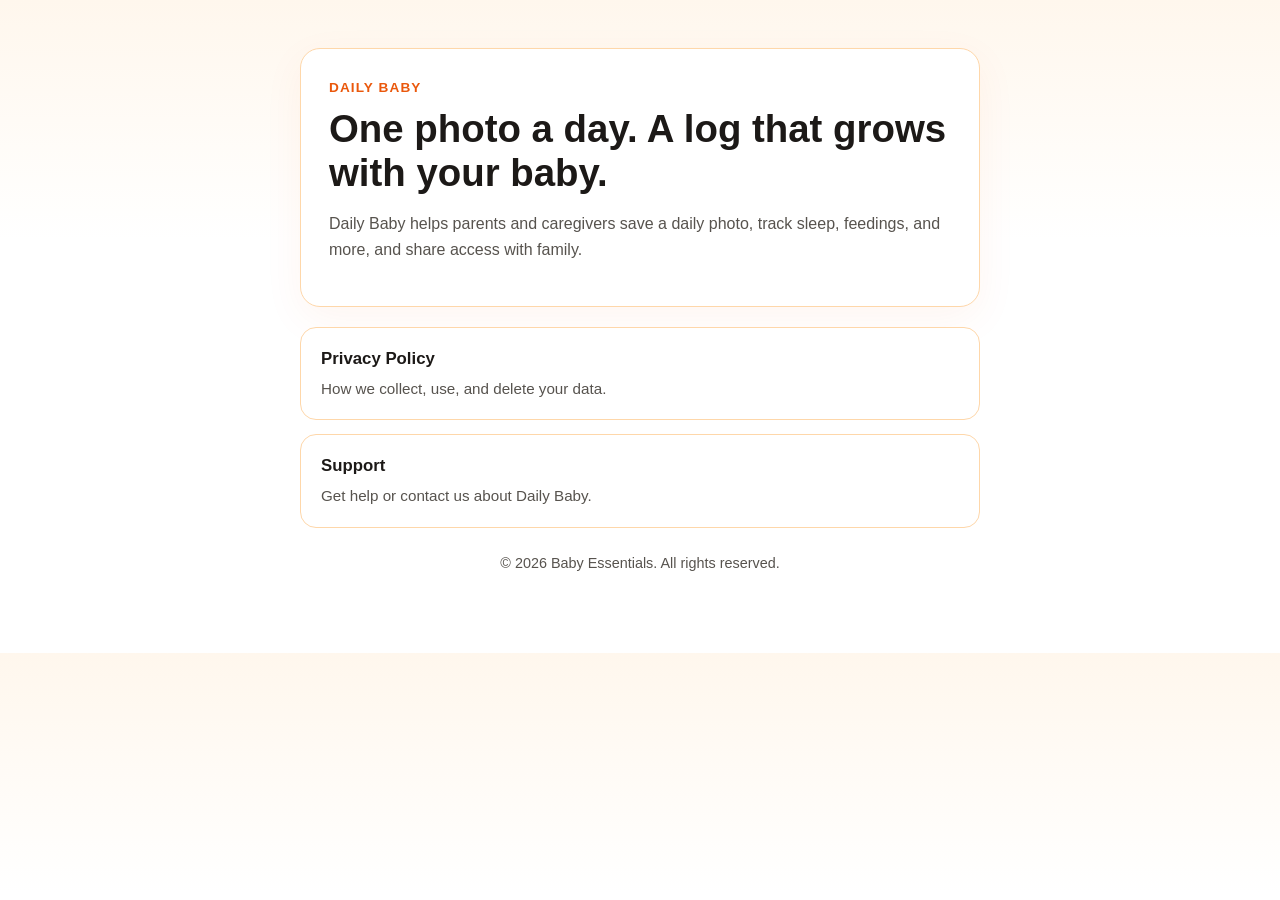
<file: docs/index.html>
<!DOCTYPE html>
<html lang="en">
  <head>
    <meta charset="utf-8" />
    <meta name="viewport" content="width=device-width, initial-scale=1" />
    <title>Daily Baby</title>
    <link rel="stylesheet" href="styles.css" />
  </head>
  <body>
    <main class="page">
      <header class="hero">
        <p class="kicker">Daily Baby</p>
        <h1>One photo a day. A log that grows with your baby.</h1>
        <p class="lede">
          Daily Baby helps parents and caregivers save a daily photo, track sleep, feedings, and more, and
          share access with family.
        </p>
      </header>

      <nav class="links" aria-label="Legal and support">
        <a class="card" href="privacy.html">
          <strong>Privacy Policy</strong>
          <span>How we collect, use, and delete your data.</span>
        </a>
        <a class="card" href="support.html">
          <strong>Support</strong>
          <span>Get help or contact us about Daily Baby.</span>
        </a>
      </nav>

      <footer class="footer">
        <p>&copy; <span id="year"></span> Baby Essentials. All rights reserved.</p>
      </footer>
    </main>
    <script>
      document.getElementById('year').textContent = new Date().getFullYear();
    </script>
  </body>
</html>
</file>
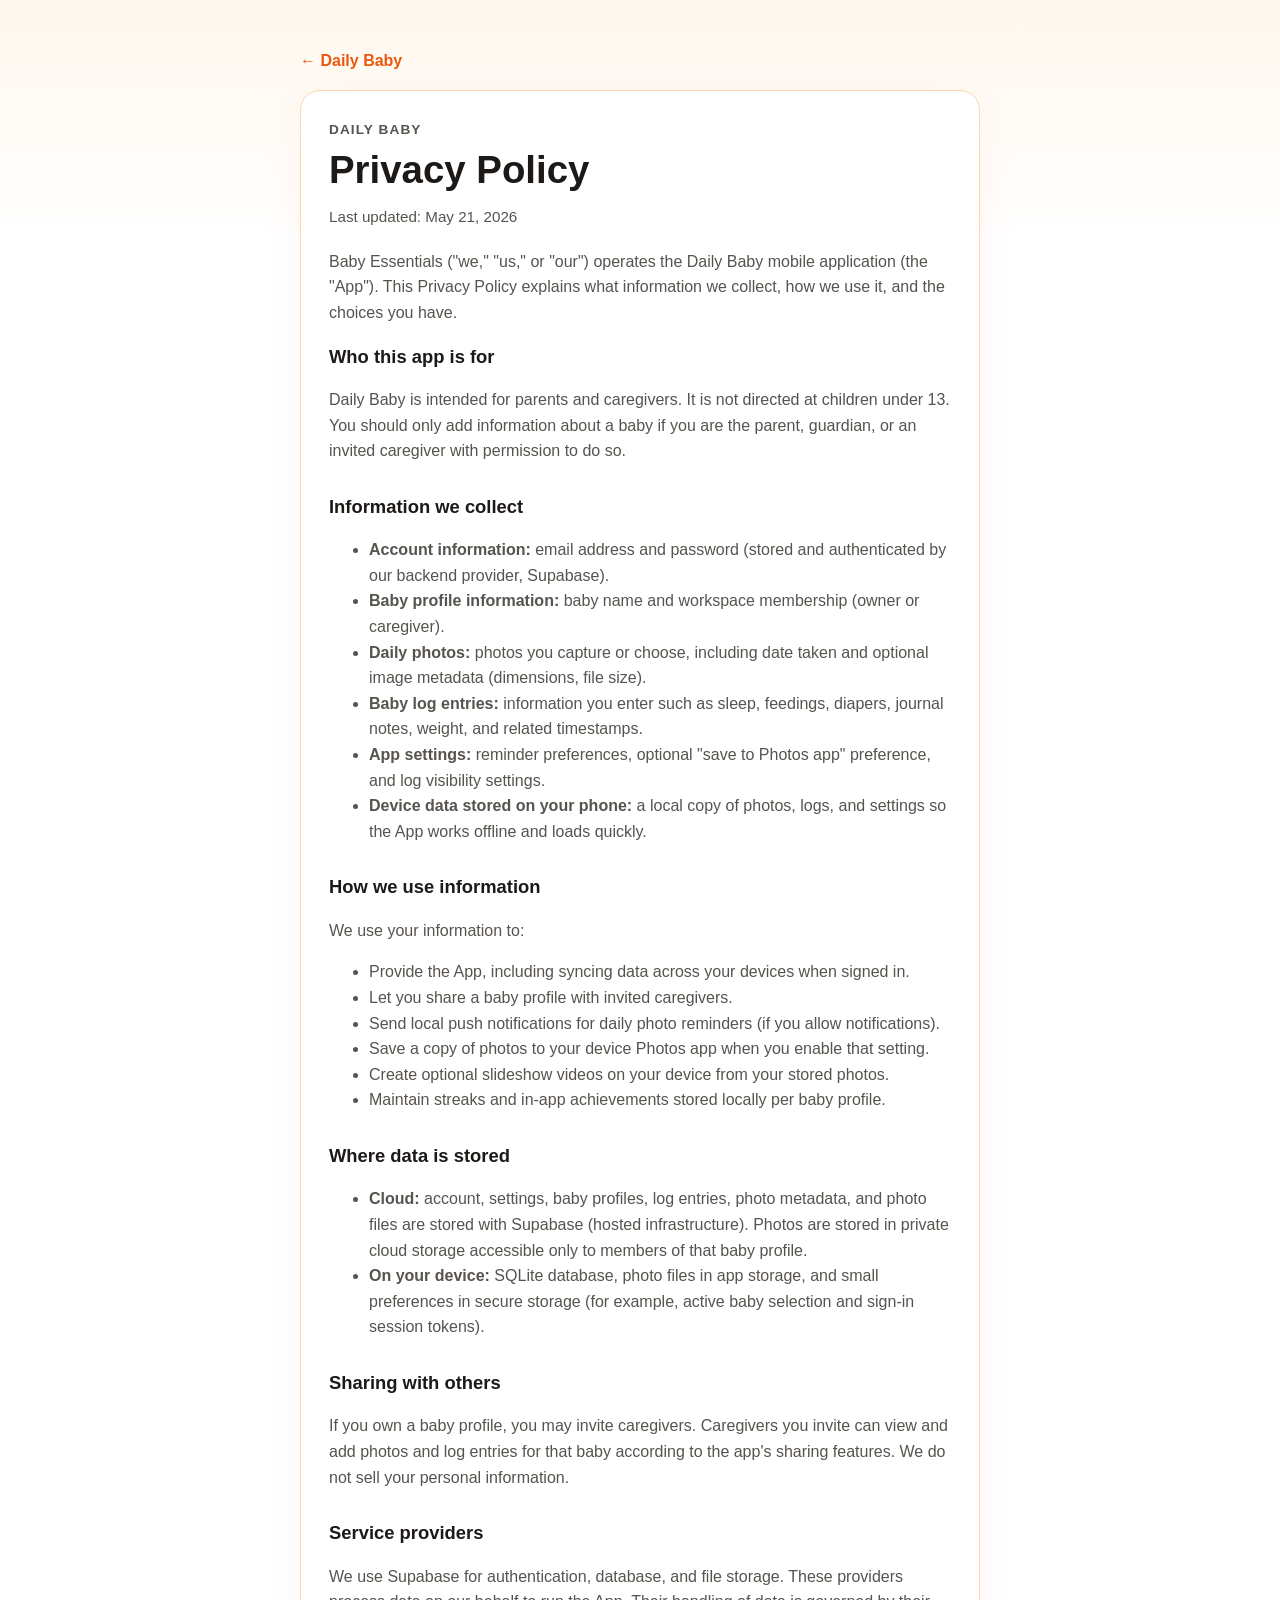
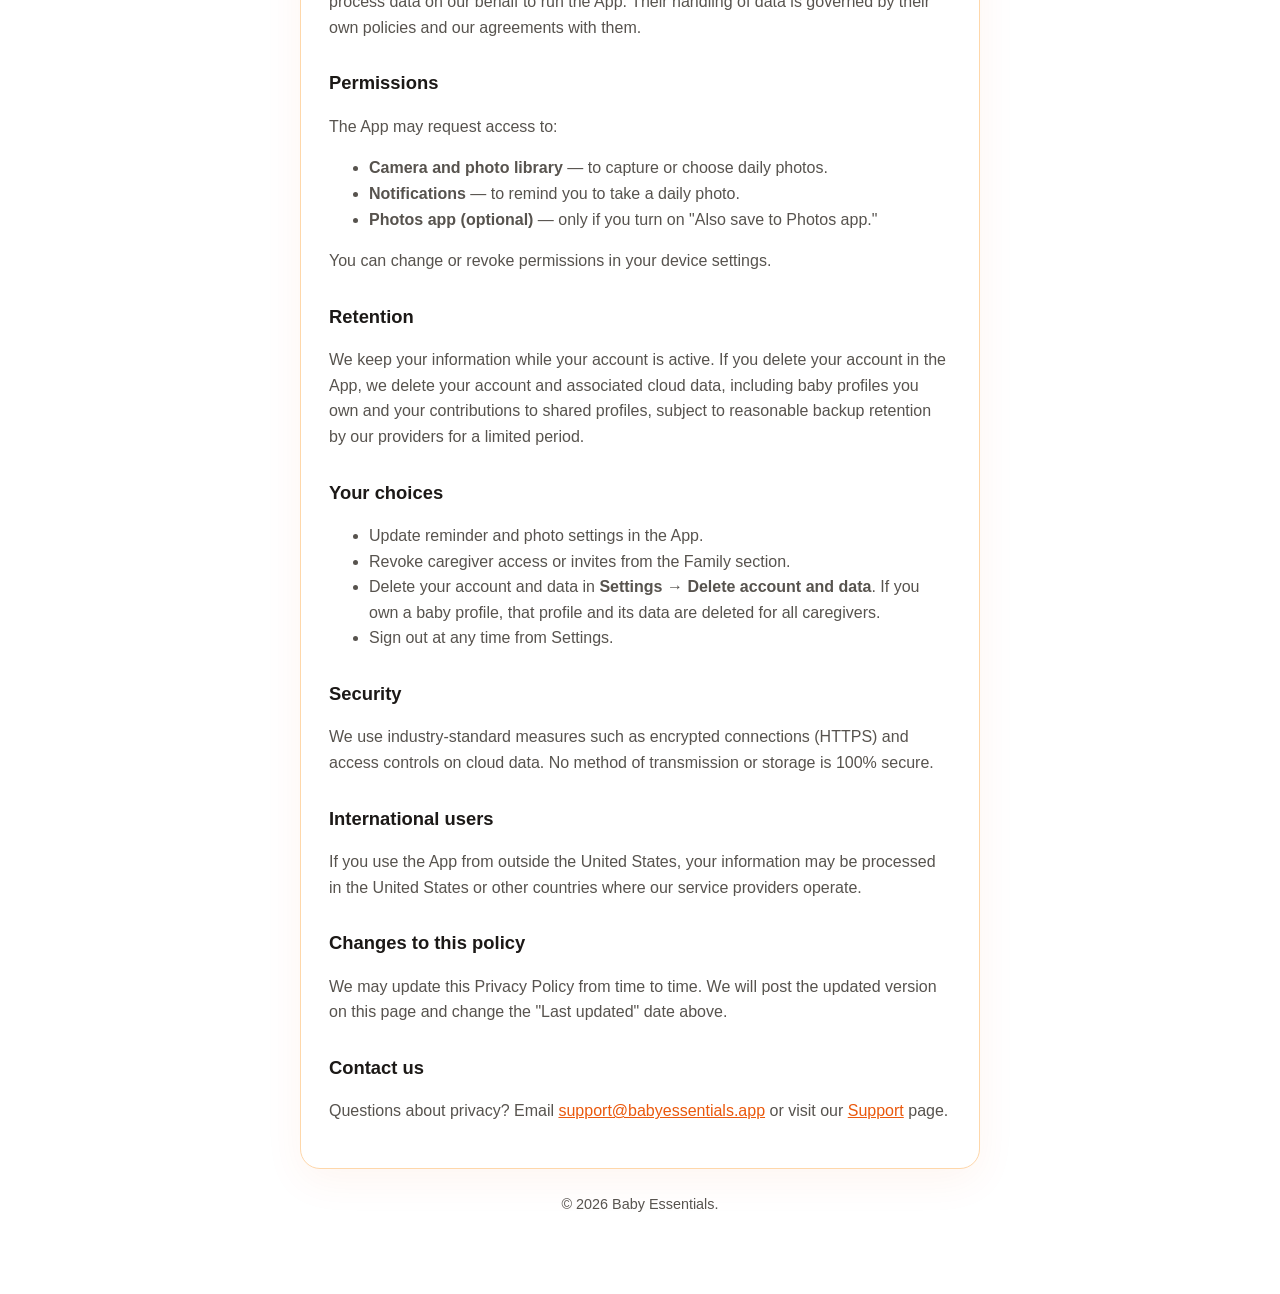
<file: docs/privacy.html>
<!DOCTYPE html>
<html lang="en">
  <head>
    <meta charset="utf-8" />
    <meta name="viewport" content="width=device-width, initial-scale=1" />
    <title>Privacy Policy — Daily Baby</title>
    <link rel="stylesheet" href="styles.css" />
  </head>
  <body>
    <main class="page">
      <a class="back" href="index.html">&larr; Daily Baby</a>

      <article class="article">
        <p class="kicker">Daily Baby</p>
        <h1>Privacy Policy</h1>
        <p class="meta">Last updated: May 21, 2026</p>

        <p>
          Baby Essentials ("we," "us," or "our") operates the Daily Baby mobile application (the "App"). This
          Privacy Policy explains what information we collect, how we use it, and the choices you have.
        </p>

        <h2>Who this app is for</h2>
        <p>
          Daily Baby is intended for parents and caregivers. It is not directed at children under 13. You
          should only add information about a baby if you are the parent, guardian, or an invited caregiver
          with permission to do so.
        </p>

        <h2>Information we collect</h2>
        <ul>
          <li>
            <strong>Account information:</strong> email address and password (stored and authenticated by our
            backend provider, Supabase).
          </li>
          <li>
            <strong>Baby profile information:</strong> baby name and workspace membership (owner or caregiver).
          </li>
          <li>
            <strong>Daily photos:</strong> photos you capture or choose, including date taken and optional
            image metadata (dimensions, file size).
          </li>
          <li>
            <strong>Baby log entries:</strong> information you enter such as sleep, feedings, diapers,
            journal notes, weight, and related timestamps.
          </li>
          <li>
            <strong>App settings:</strong> reminder preferences, optional "save to Photos app" preference, and
            log visibility settings.
          </li>
          <li>
            <strong>Device data stored on your phone:</strong> a local copy of photos, logs, and settings so
            the App works offline and loads quickly.
          </li>
        </ul>

        <h2>How we use information</h2>
        <p>We use your information to:</p>
        <ul>
          <li>Provide the App, including syncing data across your devices when signed in.</li>
          <li>Let you share a baby profile with invited caregivers.</li>
          <li>Send local push notifications for daily photo reminders (if you allow notifications).</li>
          <li>Save a copy of photos to your device Photos app when you enable that setting.</li>
          <li>Create optional slideshow videos on your device from your stored photos.</li>
          <li>Maintain streaks and in-app achievements stored locally per baby profile.</li>
        </ul>

        <h2>Where data is stored</h2>
        <ul>
          <li>
            <strong>Cloud:</strong> account, settings, baby profiles, log entries, photo metadata, and photo
            files are stored with Supabase (hosted infrastructure). Photos are stored in private cloud storage
            accessible only to members of that baby profile.
          </li>
          <li>
            <strong>On your device:</strong> SQLite database, photo files in app storage, and small preferences
            in secure storage (for example, active baby selection and sign-in session tokens).
          </li>
        </ul>

        <h2>Sharing with others</h2>
        <p>
          If you own a baby profile, you may invite caregivers. Caregivers you invite can view and add photos
          and log entries for that baby according to the app's sharing features. We do not sell your personal
          information.
        </p>

        <h2>Service providers</h2>
        <p>
          We use Supabase for authentication, database, and file storage. These providers process data on our
          behalf to run the App. Their handling of data is governed by their own policies and our agreements
          with them.
        </p>

        <h2>Permissions</h2>
        <p>The App may request access to:</p>
        <ul>
          <li><strong>Camera and photo library</strong> — to capture or choose daily photos.</li>
          <li><strong>Notifications</strong> — to remind you to take a daily photo.</li>
          <li><strong>Photos app (optional)</strong> — only if you turn on "Also save to Photos app."</li>
        </ul>
        <p>You can change or revoke permissions in your device settings.</p>

        <h2>Retention</h2>
        <p>
          We keep your information while your account is active. If you delete your account in the App, we
          delete your account and associated cloud data, including baby profiles you own and your contributions
          to shared profiles, subject to reasonable backup retention by our providers for a limited period.
        </p>

        <h2>Your choices</h2>
        <ul>
          <li>Update reminder and photo settings in the App.</li>
          <li>Revoke caregiver access or invites from the Family section.</li>
          <li>
            Delete your account and data in <strong>Settings &rarr; Delete account and data</strong>. If you
            own a baby profile, that profile and its data are deleted for all caregivers.
          </li>
          <li>Sign out at any time from Settings.</li>
        </ul>

        <h2>Security</h2>
        <p>
          We use industry-standard measures such as encrypted connections (HTTPS) and access controls on cloud
          data. No method of transmission or storage is 100% secure.
        </p>

        <h2>International users</h2>
        <p>
          If you use the App from outside the United States, your information may be processed in the United
          States or other countries where our service providers operate.
        </p>

        <h2>Changes to this policy</h2>
        <p>
          We may update this Privacy Policy from time to time. We will post the updated version on this page
          and change the "Last updated" date above.
        </p>

        <h2>Contact us</h2>
        <p>
          Questions about privacy? Email
          <a href="mailto:support@babyessentials.app">support@babyessentials.app</a> or visit our
          <a href="support.html">Support</a> page.
        </p>
      </article>

      <footer class="footer">
        <p>&copy; <span id="year"></span> Baby Essentials.</p>
      </footer>
    </main>
    <script>
      document.getElementById('year').textContent = new Date().getFullYear();
    </script>
  </body>
</html>
</file>
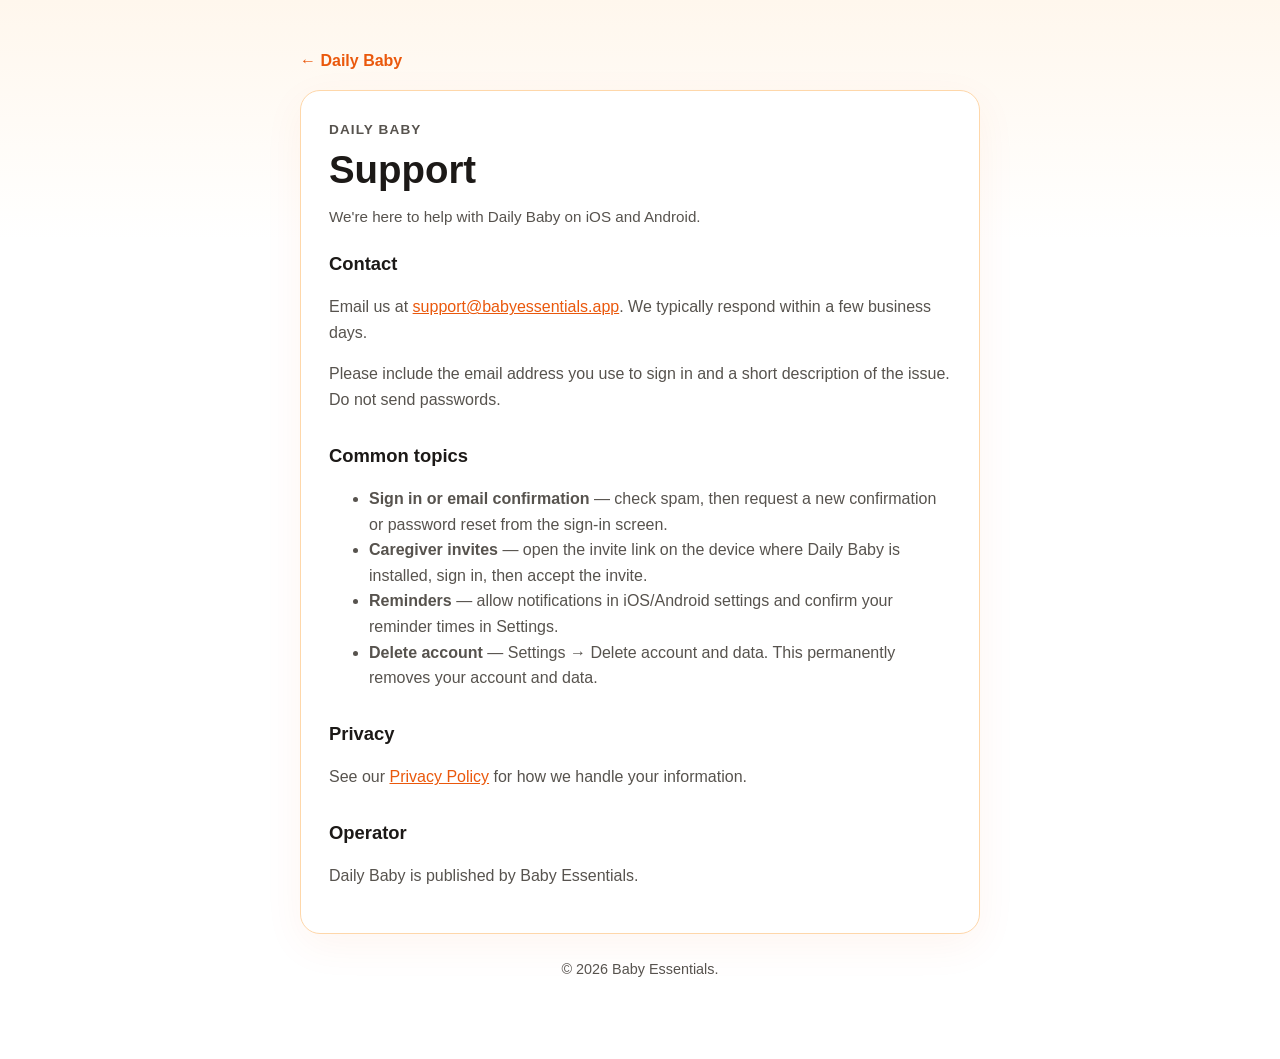
<file: docs/support.html>
<!DOCTYPE html>
<html lang="en">
  <head>
    <meta charset="utf-8" />
    <meta name="viewport" content="width=device-width, initial-scale=1" />
    <title>Support — Daily Baby</title>
    <link rel="stylesheet" href="styles.css" />
  </head>
  <body>
    <main class="page">
      <a class="back" href="index.html">&larr; Daily Baby</a>

      <article class="article">
        <p class="kicker">Daily Baby</p>
        <h1>Support</h1>
        <p class="meta">We're here to help with Daily Baby on iOS and Android.</p>

        <h2>Contact</h2>
        <p>
          Email us at
          <a href="mailto:support@babyessentials.app">support@babyessentials.app</a>.
          We typically respond within a few business days.
        </p>
        <p>
          Please include the email address you use to sign in and a short description of the issue. Do not
          send passwords.
        </p>

        <h2>Common topics</h2>
        <ul>
          <li><strong>Sign in or email confirmation</strong> — check spam, then request a new confirmation or password reset from the sign-in screen.</li>
          <li><strong>Caregiver invites</strong> — open the invite link on the device where Daily Baby is installed, sign in, then accept the invite.</li>
          <li><strong>Reminders</strong> — allow notifications in iOS/Android settings and confirm your reminder times in Settings.</li>
          <li><strong>Delete account</strong> — Settings &rarr; Delete account and data. This permanently removes your account and data.</li>
        </ul>

        <h2>Privacy</h2>
        <p>
          See our <a href="privacy.html">Privacy Policy</a> for how we handle your information.
        </p>

        <h2>Operator</h2>
        <p>Daily Baby is published by Baby Essentials.</p>
      </article>

      <footer class="footer">
        <p>&copy; <span id="year"></span> Baby Essentials.</p>
      </footer>
    </main>
    <script>
      document.getElementById('year').textContent = new Date().getFullYear();
    </script>
  </body>
</html>
</file>
<file: docs/styles.css>
:root {
  color-scheme: light;
  --bg: #fff7ed;
  --surface: #ffffff;
  --text: #1c1917;
  --muted: #57534e;
  --border: #fed7aa;
  --accent: #ea580c;
  --accent-soft: #ffedd5;
}

* {
  box-sizing: border-box;
}

body {
  margin: 0;
  font-family: -apple-system, BlinkMacSystemFont, 'Segoe UI', Roboto, Helvetica, Arial, sans-serif;
  background: linear-gradient(180deg, var(--bg) 0%, #ffffff 240px);
  color: var(--text);
  line-height: 1.6;
}

a {
  color: var(--accent);
}

.page {
  max-width: 720px;
  margin: 0 auto;
  padding: 48px 20px 64px;
}

.hero,
.article {
  background: var(--surface);
  border: 1px solid var(--border);
  border-radius: 20px;
  padding: 28px;
  box-shadow: 0 12px 40px rgba(234, 88, 12, 0.06);
}

.kicker {
  margin: 0 0 8px;
  color: var(--accent);
  font-size: 0.85rem;
  font-weight: 800;
  letter-spacing: 0.08em;
  text-transform: uppercase;
}

h1 {
  margin: 0 0 12px;
  font-size: clamp(1.8rem, 4vw, 2.4rem);
  line-height: 1.15;
}

h2 {
  margin: 28px 0 10px;
  font-size: 1.15rem;
}

h2:first-of-type {
  margin-top: 0;
}

.lede,
.article p,
.article li {
  color: var(--muted);
}

.links {
  display: grid;
  gap: 14px;
  margin-top: 20px;
}

.card {
  display: grid;
  gap: 4px;
  padding: 18px 20px;
  border-radius: 16px;
  border: 1px solid var(--border);
  background: var(--surface);
  text-decoration: none;
  color: inherit;
  transition: border-color 120ms ease, background 120ms ease;
}

.card:hover {
  border-color: var(--accent);
  background: var(--accent-soft);
}

.card strong {
  color: var(--text);
  font-size: 1.05rem;
}

.card span {
  color: var(--muted);
  font-size: 0.95rem;
}

.meta {
  margin: 0 0 20px;
  color: var(--muted);
  font-size: 0.95rem;
}

.back {
  display: inline-block;
  margin-bottom: 16px;
  font-weight: 700;
  text-decoration: none;
}

.footer {
  margin-top: 24px;
  text-align: center;
  color: var(--muted);
  font-size: 0.9rem;
}

@media (prefers-color-scheme: dark) {
  :root {
    color-scheme: dark;
    --bg: #1c1917;
    --surface: #292524;
    --text: #fafaf9;
    --muted: #d6d3d1;
    --border: #44403c;
    --accent: #fb923c;
    --accent-soft: #431407;
  }

  body {
    background: linear-gradient(180deg, var(--bg) 0%, #0c0a09 240px);
  }
}
</file>
